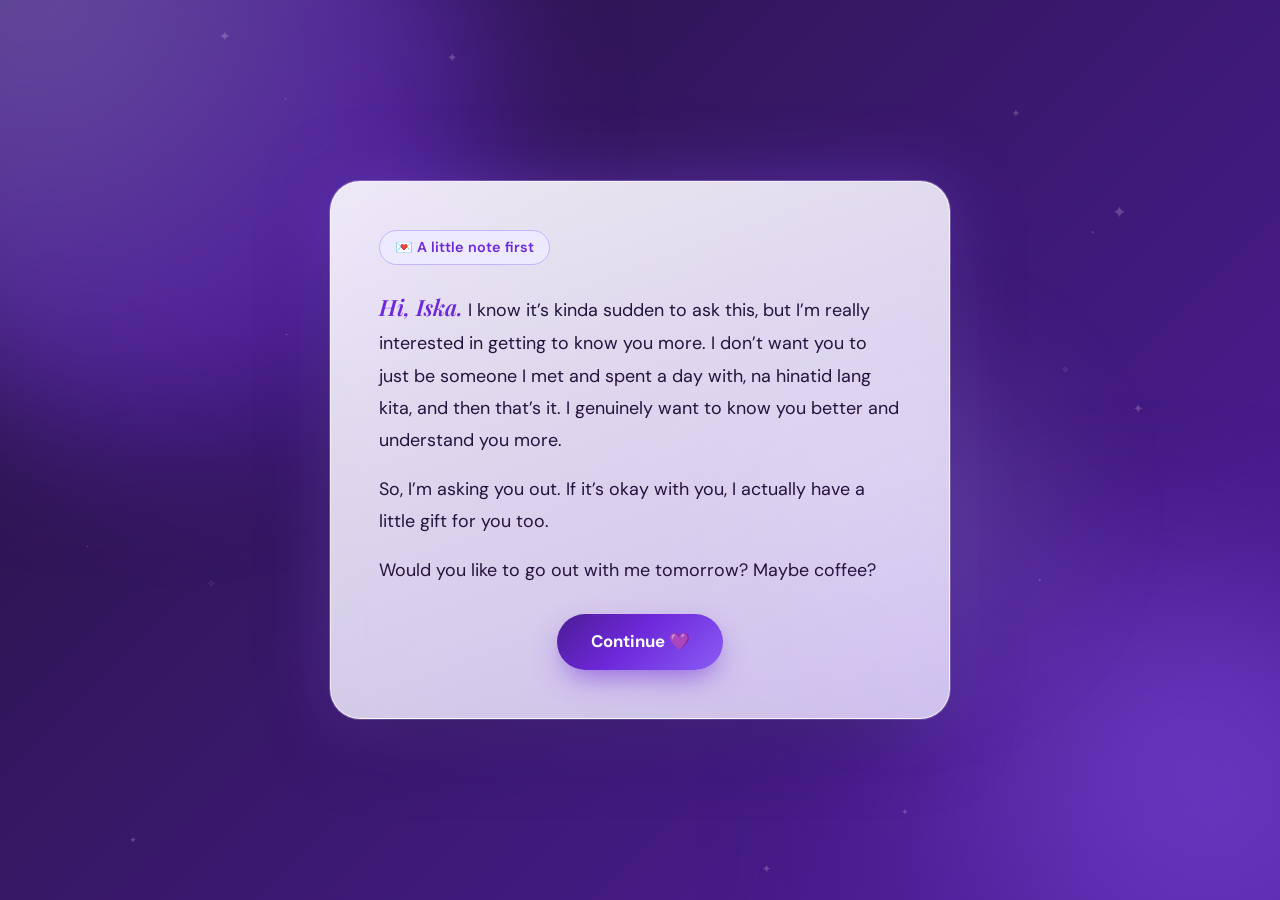
<file: index.html>
<!DOCTYPE html>
<html lang="en">
<head>
  <meta charset="UTF-8">
  <meta name="viewport" content="width=device-width, initial-scale=1, viewport-fit=cover">
  <meta name="theme-color" content="#4C1D95">
  <title>A little question 💜</title>
  <link rel="icon" href="data:image/svg+xml,<svg xmlns=%22http://www.w3.org/2000/svg%22 viewBox=%220 0 100 100%22><text y=%22.9em%22 font-size=%2290%22>💜</text></svg>">

  <link rel="preconnect" href="https://fonts.googleapis.com">
  <link rel="preconnect" href="https://fonts.gstatic.com" crossorigin>
  <link href="https://fonts.googleapis.com/css2?family=DM+Sans:wght@400;500;600;700&family=Playfair+Display:ital,wght@0,600;0,700;1,500&display=swap" rel="stylesheet">
  <link rel="stylesheet" href="style.css">
</head>
<body>

  <!-- Shared heart shape used by the glowing hearts -->
  <svg class="svg-defs" aria-hidden="true" focusable="false">
    <defs>
      <linearGradient id="heartGradient" x1="0" y1="0" x2="1" y2="1">
        <stop offset="0" stop-color="#C4B5FD"/>
        <stop offset="0.5" stop-color="#8B5CF6"/>
        <stop offset="1" stop-color="#4C1D95"/>
      </linearGradient>
      <symbol id="heartShape" viewBox="0 0 32 29">
        <path fill="url(#heartGradient)" d="M23.6 0c-3.4 0-5.6 2-7.6 4.3C14 2 11.8 0 8.4 0 3.8 0 0 3.6 0 8.3c0 7.2 8.6 12.4 14.4 19.1.7.8 1.5 1.6 1.6 1.6s.9-.8 1.6-1.6C23.4 20.7 32 15.5 32 8.3 32 3.6 28.2 0 23.6 0z"/>
      </symbol>
    </defs>
  </svg>

  <!-- Animated background -->
  <div class="bg" aria-hidden="true">
    <div class="blob blob-1"></div>
    <div class="blob blob-2"></div>
    <div class="blob blob-3"></div>
    <div class="floaters" id="floaters"></div>
  </div>

  <canvas id="confetti" aria-hidden="true"></canvas>

  <main class="stage" id="stage">

    <!-- ============ SCREEN 1: THE NOTE ============ -->
    <section class="screen card" data-screen="intro" aria-labelledby="introTitle">
      <p class="pill reveal" style="--i:0">💌 A little note first</p>
      <h1 id="introTitle" class="sr-only" tabindex="-1" data-focus>A note for Ika</h1>

      <div class="letter">
        <p class="reveal" style="--i:1"><span class="hi">Hi, Iska.</span> I know it’s kinda sudden to ask this, but I’m really interested in getting to know you more. I don’t want you to just be someone I met and spent a day with, na hinatid lang kita, and then that’s it. I genuinely want to know you better and understand you more.</p>
        <p class="reveal" style="--i:2">So, I’m asking you out. If it’s okay with you, I actually have a little gift for you too.</p>
        <p class="reveal" style="--i:3">Would you like to go out with me tomorrow? Maybe coffee?</p>
      </div>

      <div class="actions-single reveal" style="--i:4">
        <button type="button" class="btn btn-primary" id="introContinue">Continue 💜</button>
      </div>
    </section>

    <!-- ============ SCREEN 2: THE QUESTION ============ -->
    <section class="screen card" data-screen="question" aria-labelledby="questionTitle">
      <p class="eyebrow reveal" style="--i:0">Hey, I have an important question… 💜</p>
      <h2 id="questionTitle" class="headline reveal" style="--i:1" tabindex="-1" data-focus>Will you go on a date with me?</h2>
      <p class="sub reveal" style="--i:2">I promise it’ll be fun 😊</p>

      <div class="arena" id="arena">
        <button type="button" class="btn btn-yes" id="yesBtn">YES 💜</button>
        <span class="no-slot" id="noSlot">
          <button type="button" class="btn btn-no" id="noBtn">No</button>
        </span>
      </div>
    </section>

    <!-- ============ SCREEN 3: YAY ============ -->
    <section class="screen card card-center" data-screen="yes" aria-labelledby="yesTitle">
      <div class="heart-stage" aria-hidden="true">
        <div class="heart-glow"></div>
        <svg class="heart" viewBox="0 0 32 29"><use href="#heartShape"/></svg>
      </div>
      <h2 id="yesTitle" class="headline reveal" style="--i:1" tabindex="-1" data-focus>YAY! 💜 It’s a date!</h2>
      <p class="sub reveal" style="--i:2">Okay, let’s figure out the details 😊</p>
      <div class="actions-single reveal" style="--i:3">
        <button type="button" class="btn btn-primary" id="toDetails">Let’s plan it 💜</button>
      </div>
    </section>

    <!-- ============ SCREEN 4: DETAILS ============ -->
    <section class="screen card" data-screen="details" aria-labelledby="detailsTitle">
      <button type="button" class="back-link" id="backBtn">← Back</button>

      <h2 id="detailsTitle" class="headline headline-md reveal" style="--i:0" tabindex="-1" data-focus>Let’s plan our date 💜</h2>
      <p class="sub reveal" style="--i:1">When are you free?</p>

      <form id="dateForm" class="form" novalidate autocomplete="off">
        <div class="field reveal" style="--i:2">
          <label for="fPlace"><span class="ico" aria-hidden="true">📍</span> Where would you like to go?</label>
          <input type="text" id="fPlace" name="place" maxlength="120" placeholder="Coffee?" aria-describedby="errPlace" required>
          <p class="error" id="errPlace" role="alert"></p>
        </div>

        <div class="field-row">
          <div class="field reveal" style="--i:3">
            <label for="fDay"><span class="ico" aria-hidden="true">📅</span> 21 sana happybirthday?</label>
            <input type="text" id="fDay" name="day" maxlength="60" placeholder="birthday monalang haha" aria-describedby="errDay" required>
            <p class="error" id="errDay" role="alert"></p>
          </div>

          <div class="field reveal" style="--i:4">
            <label for="fTime"><span class="ico" aria-hidden="true">⏰</span> What time mo gusto?</label>
            <input type="text" id="fTime" name="time" maxlength="60" placeholder="what time ka free" aria-describedby="errTime" required>
            <p class="error" id="errTime" role="alert"></p>
          </div>
        </div>


        </div>

        <div class="field reveal" style="--i:6">
          <label for="fNote"> Anything you’d like to tell me? </label>
          <textarea id="fNote" name="note" rows="3" maxlength="500" placeholder="Write anything you like…"></textarea>
        </div>

        <p class="fine reveal" style="--i:7">💌 When you press the button, your answers are sent to me by email.</p>

        <div class="actions-single reveal" style="--i:8">
          <button type="submit" class="btn btn-primary btn-wide" id="submitBtn">Sounds good 💜</button>
        </div>
      </form>
    </section>

    <!-- ============ SCREEN 5: CONFIRMATION LANDING ============ -->
    <section class="screen card card-center" data-screen="done" aria-labelledby="doneTitle">
      <div class="heart-stage heart-stage-sm" aria-hidden="true">
        <div class="heart-glow"></div>
        <svg class="heart" viewBox="0 0 32 29"><use href="#heartShape"/></svg>
      </div>

      <h2 id="doneTitle" class="headline reveal" style="--i:1" tabindex="-1" data-focus>Perfect! 💜</h2>
      <p class="sub reveal" style="--i:2">It’s officially a date!</p>

      <dl class="summary reveal" style="--i:3" id="summary">
        <div class="summary-row">
          <dt><span aria-hidden="true">📍</span> Place</dt>
          <dd id="sumPlace"></dd>
        </div>
        <div class="summary-row">
          <dt><span aria-hidden="true">📅</span> Date</dt>
          <dd id="sumDay"></dd>
        </div>
        <div class="summary-row">
          <dt><span aria-hidden="true">⏰</span> Time</dt>
          <dd id="sumTime"></dd>
        </div>
        <div class="summary-row">
          <dt><span aria-hidden="true">✨</span> Plan</dt>
          <dd id="sumPlan"></dd>
        </div>
        <div class="summary-row" id="sumNoteRow" hidden>
          <dt><span aria-hidden="true">💬</span> Note</dt>
          <dd id="sumNote"></dd>
        </div>
      </dl>

      <p class="looking reveal" style="--i:4">I’m looking forward to seeing you! 🥰</p>

      <div class="status reveal" style="--i:5" id="sendStatus" role="status" aria-live="polite" data-state="sending">
        <span class="status-dot" aria-hidden="true"></span>
        <span id="statusText">Sending your answer to me… 💌</span>
      </div>
      <div class="status-actions" id="statusActions" hidden>
        <button type="button" class="btn btn-ghost" id="retryBtn">Try again</button>
      </div>

      <button type="button" class="text-link" id="editBtn">Change the details</button>
    </section>

  </main>

  <noscript>
    <p class="noscript">This little invitation needs JavaScript to work 💜</p>
  </noscript>

  <script src="script.js"></script>
</body>
</html>
</file>
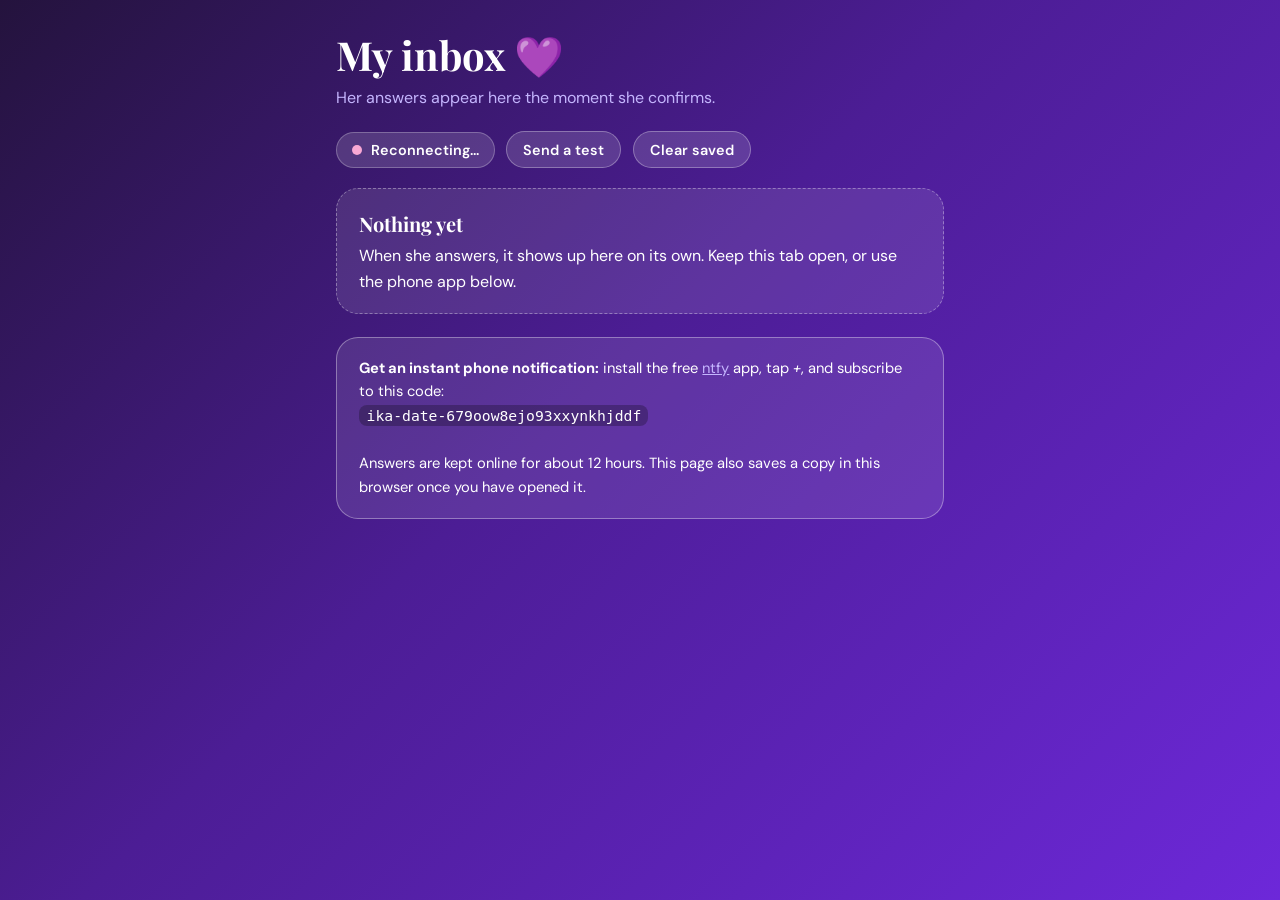
<file: inbox.html>
<!DOCTYPE html>
<html lang="en">
<head>
  <meta charset="UTF-8">
  <meta name="viewport" content="width=device-width, initial-scale=1, viewport-fit=cover">
  <meta name="robots" content="noindex, nofollow">
  <meta name="theme-color" content="#4C1D95">
  <title>My inbox 💜</title>
  <link rel="icon" href="data:image/svg+xml,<svg xmlns=%22http://www.w3.org/2000/svg%22 viewBox=%220 0 100 100%22><text y=%22.9em%22 font-size=%2290%22>💜</text></svg>">
  <link rel="preconnect" href="https://fonts.googleapis.com">
  <link rel="preconnect" href="https://fonts.gstatic.com" crossorigin>
  <link href="https://fonts.googleapis.com/css2?family=DM+Sans:wght@400;500;600;700&family=Playfair+Display:ital,wght@0,600;0,700&display=swap" rel="stylesheet">
  <style>
    :root {
      --deep:#4C1D95; --royal:#6D28D9; --bright:#8B5CF6; --lavender:#C4B5FD; --soft:#EDE9FE; --pale:#F5F3FF; --ink:#24133D; --muted:#6B5B8C;
      --font-display:'Playfair Display', Georgia, serif;
      --font-body:'DM Sans', system-ui, -apple-system, 'Segoe UI', Roboto, sans-serif;
    }
    *, *::before, *::after { box-sizing: border-box; }
    body {
      margin: 0; min-height: 100vh; min-height: 100dvh;
      font-family: var(--font-body); color: var(--ink);
      background: linear-gradient(135deg, #24133D 0%, #4C1D95 45%, #6D28D9 100%) fixed;
      -webkit-font-smoothing: antialiased; overflow-x: hidden;
    }
    [hidden] { display: none !important; }
    main { max-width: 640px; margin: 0 auto; padding: max(28px, env(safe-area-inset-top)) 16px 48px; }
    h1 { margin: 0; font-family: var(--font-display); font-size: clamp(1.9rem, 6vw, 2.5rem); color: #fff; }
    .lead { margin: .4rem 0 1.4rem; color: var(--lavender); }

    .bar { display: flex; flex-wrap: wrap; align-items: center; gap: .7rem; margin-bottom: 1.2rem; }
    .status {
      display: inline-flex; align-items: center; gap: .55rem;
      padding: .5rem .95rem; border-radius: 999px;
      background: rgba(255,255,255,.14); color: #fff; font-size: .9rem; font-weight: 600;
      border: 1px solid rgba(255,255,255,.25);
    }
    .dot { width: 10px; height: 10px; border-radius: 50%; background: var(--lavender); }
    .status[data-state="live"] .dot { background: #A78BFA; box-shadow: 0 0 10px #C4B5FD; animation: pulse 1.4s ease-in-out infinite; }
    .status[data-state="offline"] .dot { background: #F9A8D4; }
    @keyframes pulse { 50% { transform: scale(1.35); opacity: .6; } }

    button {
      font-family: inherit; font-weight: 600; font-size: .9rem; cursor: pointer;
      padding: .55rem 1rem; border-radius: 999px; color: #fff;
      background: rgba(255,255,255,.14); border: 1px solid rgba(255,255,255,.3);
    }
    button:hover { background: rgba(255,255,255,.24); }
    :focus-visible { outline: 3px solid var(--lavender); outline-offset: 3px; }

    .card {
      margin-bottom: 1rem; padding: 1.3rem 1.4rem; border-radius: 24px;
      background: linear-gradient(160deg, rgba(255,255,255,.94), rgba(237,233,254,.88));
      box-shadow: 0 24px 60px -24px rgba(0,0,0,.6), 0 0 50px rgba(139,92,246,.3);
    }
    .card.is-new { animation: pop .7s cubic-bezier(.34,1.56,.64,1); }
    @keyframes pop { from { transform: scale(.94) translateY(12px); opacity: 0; } }
    .card-head { display: flex; justify-content: space-between; gap: 1rem; align-items: baseline; margin-bottom: .5rem; }
    .card-title { margin: 0; font-family: var(--font-display); font-size: 1.35rem; color: var(--deep); }
    .card-time { font-size: .85rem; color: var(--muted); white-space: nowrap; }
    .row { display: grid; grid-template-columns: 110px 1fr; gap: .7rem; padding: .7rem 0; align-items: baseline; }
    .row + .row { border-top: 1px solid var(--soft); }
    .row dt { margin: 0; font-weight: 600; font-size: .92rem; color: var(--muted); }
    .row dd { margin: 0; font-weight: 600; color: var(--deep); overflow-wrap: anywhere; white-space: pre-wrap; }
    dl { margin: 0; }

    .empty, .tip {
      padding: 1.2rem 1.4rem; border-radius: 22px; color: #fff; line-height: 1.6;
      background: rgba(255,255,255,.1); border: 1px dashed rgba(255,255,255,.35);
    }
    .empty strong { font-family: var(--font-display); font-size: 1.25rem; display: block; margin-bottom: .2rem; }
    .tip { margin-top: 1.4rem; font-size: .92rem; border-style: solid; }
    .tip a { color: var(--lavender); }
    .tip code { background: rgba(0,0,0,.25); padding: .1rem .45rem; border-radius: 8px; word-break: break-all; }
    @media (max-width: 480px) { .row { grid-template-columns: 88px 1fr; } .card-head { flex-direction: column; gap: .1rem; } }
    @media (prefers-reduced-motion: reduce) { * { animation: none !important; } }
  </style>
</head>
<body>
  <main>
    <h1>My inbox 💜</h1>
    <p class="lead">Her answers appear here the moment she confirms.</p>

    <div class="bar">
      <span class="status" id="status" data-state="connecting" role="status" aria-live="polite">
        <span class="dot" aria-hidden="true"></span><span id="statusText">Connecting…</span>
      </span>
      <button type="button" id="testBtn">Send a test</button>
      <button type="button" id="clearBtn">Clear saved</button>
    </div>

    <div id="list" aria-live="polite"></div>

    <div class="empty" id="empty">
      <strong>Nothing yet</strong>
      When she answers, it shows up here on its own. Keep this tab open, or use the phone app below.
    </div>

    <div class="tip">
      <strong>Get an instant phone notification:</strong> install the free <a href="https://ntfy.sh" target="_blank" rel="noopener">ntfy</a> app,
      tap <em>+</em>, and subscribe to this code:<br><code id="code"></code>
      <br><br>Answers are kept online for about 12 hours. This page also saves a copy in this browser once you have opened it.
    </div>
  </main>

  <script>
  (() => {
    'use strict';

    // Must match NTFY_TOPIC in script.js
    const TOPIC = 'ika-date-679oow8ejo93xxynkhjddf';
    const SERVER = 'https://ntfy.sh';
    const STORE_KEY = 'inbox:' + TOPIC;

    const $ = (s) => document.querySelector(s);
    const listEl = $('#list');
    const emptyEl = $('#empty');
    const statusEl = $('#status');
    const statusText = $('#statusText');
    $('#code').textContent = TOPIC;

    let items = {};
    try { items = JSON.parse(localStorage.getItem(STORE_KEY) || '{}') || {}; } catch (e) { items = {}; }

    function save() {
      try { localStorage.setItem(STORE_KEY, JSON.stringify(items)); } catch (e) { /* ignore */ }
    }

    function setStatus(state, text) {
      statusEl.dataset.state = state;
      statusText.textContent = text;
    }

    function buildCard(it, isNew) {
      const card = document.createElement('article');
      card.className = 'card' + (isNew ? ' is-new' : '');

      const head = document.createElement('div');
      head.className = 'card-head';
      const h = document.createElement('h2');
      h.className = 'card-title';
      h.textContent = it.title || 'New answer 💜';
      const t = document.createElement('span');
      t.className = 'card-time';
      t.textContent = new Date(it.time * 1000).toLocaleString();
      head.append(h, t);
      card.appendChild(head);

      const dl = document.createElement('dl');
      String(it.message || '').split('\n').forEach((line) => {
        const m = line.match(/^(\S+)\s+([^:]+):\s*(.*)$/);
        const row = document.createElement('div');
        row.className = 'row';
        const dt = document.createElement('dt');
        const dd = document.createElement('dd');
        if (m) { dt.textContent = m[1] + ' ' + m[2]; dd.textContent = m[3]; }
        else { dt.textContent = ''; dd.textContent = line; }
        row.append(dt, dd);
        dl.appendChild(row);
      });
      card.appendChild(dl);
      return card;
    }

    function render(newId) {
      const all = Object.values(items).sort((a, b) => b.time - a.time);
      listEl.textContent = '';
      all.forEach((it) => listEl.appendChild(buildCard(it, it.id === newId)));
      emptyEl.hidden = all.length > 0;
      document.title = (all.length ? '(' + all.length + ') ' : '') + 'My inbox 💜';
    }

    function add(d) {
      if (!d || d.event !== 'message' || !d.id) return;
      const isNew = !items[d.id];
      items[d.id] = { id: d.id, time: d.time, title: d.title, message: d.message };
      save();
      render(isNew ? d.id : null);
    }

    let source = null;
    function connect() {
      if (source) source.close();
      source = new EventSource(SERVER + '/' + encodeURIComponent(TOPIC) + '/sse?since=all');
      source.onopen = () => setStatus('live', 'Live: waiting for her answer');
      source.onerror = () => setStatus('offline', 'Reconnecting…');
      source.addEventListener('message', (ev) => {
        try { add(JSON.parse(ev.data)); } catch (e) { /* ignore bad frames */ }
      });
    }

    $('#testBtn').addEventListener('click', async () => {
      try {
        const res = await fetch(SERVER + '/' + encodeURIComponent(TOPIC) + '?title=' + encodeURIComponent('Test 🧪'), {
          method: 'POST',
          body: '📍 Place: Test café\n📅 Date: Tomorrow\n⏰ Time: 3 PM\n✨ Plan: Checking that this inbox works'
        });
        if (!res.ok) throw new Error(res.status);
      } catch (e) {
        setStatus('offline', 'Could not send the test');
      }
    });

    $('#clearBtn').addEventListener('click', () => {
      if (!confirm('Remove the answers saved in this browser?')) return;
      items = {};
      save();
      render(null);
    });

    render(null);
    connect();
  })();
  </script>
</body>
</html>
</file>
<file: style.css>
/* ==========================================================
   Purple date invitation — style.css
   ========================================================== */

:root {
  --deep: #4C1D95;
  --royal: #6D28D9;
  --bright: #8B5CF6;
  --lavender: #C4B5FD;
  --soft: #EDE9FE;
  --pale: #F5F3FF;
  --white: #FFFFFF;
  --ink: #24133D;
  --muted: #6B5B8C;
  --error: #B42350;

  --font-display: 'Playfair Display', Georgia, 'Times New Roman', serif;
  --font-body: 'DM Sans', system-ui, -apple-system, 'Segoe UI', Roboto, Helvetica, Arial, sans-serif;

  --radius-card: 30px;
  --radius-field: 16px;
  --radius-pill: 999px;

  --ease-out: cubic-bezier(.2, .8, .2, 1);
  --ease-spring: cubic-bezier(.34, 1.56, .64, 1);
}

*, *::before, *::after { box-sizing: border-box; }

html {
  -webkit-text-size-adjust: 100%;
  text-size-adjust: 100%;
}

body {
  margin: 0;
  min-height: 100vh;
  min-height: 100dvh;
  font-family: var(--font-body);
  color: var(--ink);
  background: #24133D;
  overflow-x: hidden;
  -webkit-font-smoothing: antialiased;
  -moz-osx-font-smoothing: grayscale;
}

[hidden] { display: none !important; }

.sr-only {
  position: absolute;
  width: 1px; height: 1px;
  margin: -1px; padding: 0;
  overflow: hidden;
  clip: rect(0, 0, 0, 0);
  white-space: nowrap;
  border: 0;
}

.svg-defs { position: absolute; width: 0; height: 0; overflow: hidden; }

[tabindex="-1"]:focus { outline: none; }

:focus-visible {
  outline: 3px solid var(--lavender);
  outline-offset: 3px;
}

/* ---------- Background ---------- */

.bg {
  position: fixed;
  inset: 0;
  z-index: 0;
  overflow: hidden;
  background: linear-gradient(135deg, #24133D 0%, #4C1D95 30%, #6D28D9 60%, #8B5CF6 85%, #C4B5FD 110%);
  background-size: 300% 300%;
  animation: gradientShift 22s ease-in-out infinite;
}

@keyframes gradientShift {
  0%   { background-position: 0% 50%; }
  50%  { background-position: 100% 50%; }
  100% { background-position: 0% 50%; }
}

.blob {
  position: absolute;
  border-radius: 50%;
  filter: blur(70px);
  opacity: .5;
  will-change: transform;
}

.blob-1 {
  width: 52vmax; height: 52vmax;
  top: -18vmax; left: -14vmax;
  background: radial-gradient(circle at 30% 30%, #A78BFA, #6D28D9 70%);
  animation: blobA 24s ease-in-out infinite alternate;
}
.blob-2 {
  width: 46vmax; height: 46vmax;
  bottom: -18vmax; right: -12vmax;
  background: radial-gradient(circle at 60% 40%, #8B5CF6, #4C1D95 72%);
  animation: blobB 28s ease-in-out infinite alternate;
}
.blob-3 {
  width: 30vmax; height: 30vmax;
  top: 35%; left: 55%;
  background: radial-gradient(circle, #C4B5FD, transparent 70%);
  opacity: .32;
  animation: blobC 20s ease-in-out infinite alternate;
}

@keyframes blobA { to { transform: translate(14vmax, 10vmax) scale(1.12); } }
@keyframes blobB { to { transform: translate(-12vmax, -8vmax) scale(1.15); } }
@keyframes blobC { to { transform: translate(-16vmax, 6vmax) scale(.85); } }

.floaters { position: absolute; inset: 0; pointer-events: none; }

.floater {
  position: absolute;
  bottom: -60px;
  left: var(--x);
  font-size: var(--size);
  color: var(--lavender);
  opacity: 0;
  animation: floatUp var(--dur) linear var(--delay) infinite;
  will-change: transform, opacity;
}

@keyframes floatUp {
  0%   { transform: translate3d(0, 0, 0) rotate(0deg); opacity: 0; }
  10%  { opacity: var(--op); }
  85%  { opacity: var(--op); }
  100% { transform: translate3d(var(--drift), -115vh, 0) rotate(var(--spin)); opacity: 0; }
}

.star {
  position: absolute;
  left: var(--x);
  top: var(--y);
  font-size: var(--size);
  color: var(--white);
  opacity: .2;
  animation: twinkle var(--dur) ease-in-out var(--delay) infinite;
}

@keyframes twinkle {
  0%, 100% { opacity: .1; transform: scale(.7); }
  50%      { opacity: .85; transform: scale(1.15); }
}

#confetti {
  position: fixed;
  inset: 0;
  width: 100%;
  height: 100%;
  z-index: 50;
  pointer-events: none;
}

/* Hearts / sparkles released on celebration */
.burst {
  position: fixed;
  bottom: -40px;
  left: var(--left);
  z-index: 60;
  pointer-events: none;
  font-size: var(--size);
  opacity: 0;
  animation: burstUp var(--dur) cubic-bezier(.2, .7, .3, 1) var(--delay) forwards;
  will-change: transform, opacity;
}

@keyframes burstUp {
  0%   { transform: translate3d(0, 0, 0) scale(.5) rotate(0deg); opacity: 0; }
  12%  { opacity: 1; }
  80%  { opacity: 1; }
  100% { transform: translate3d(var(--dx), -108vh, 0) scale(1.1) rotate(var(--rot)); opacity: 0; }
}

/* ---------- Layout / screens ---------- */

.stage {
  position: relative;
  z-index: 2;
  min-height: 100vh;
  min-height: 100dvh;
  display: grid;
  place-items: center;
  padding:
    max(24px, env(safe-area-inset-top))
    max(16px, env(safe-area-inset-right))
    max(24px, env(safe-area-inset-bottom))
    max(16px, env(safe-area-inset-left));
}

.screen {
  grid-area: 1 / 1;
  width: min(100%, 620px);
  justify-self: center;
  align-self: center;

  opacity: 0;
  visibility: hidden;
  pointer-events: none;
  transform: translateY(26px) scale(.96);
  transition:
    opacity .5s ease,
    transform .6s var(--ease-out),
    visibility 0s linear .6s;
}

.screen.is-active {
  opacity: 1;
  visibility: visible;
  pointer-events: auto;
  transform: none;
  transition:
    opacity .55s ease .05s,
    transform .65s var(--ease-out) .05s,
    visibility 0s linear 0s;
}

.screen.is-parked { display: none; }

.card {
  position: relative;
  padding: clamp(1.6rem, 5vw, 3rem);
  border-radius: var(--radius-card);
  background: linear-gradient(160deg, rgba(255, 255, 255, .9), rgba(237, 233, 254, .8));
  -webkit-backdrop-filter: blur(20px) saturate(140%);
  backdrop-filter: blur(20px) saturate(140%);
  border: 1px solid rgba(255, 255, 255, .7);
  box-shadow:
    0 30px 80px -24px rgba(36, 19, 61, .6),
    0 0 0 1px rgba(196, 181, 253, .35),
    0 0 70px rgba(139, 92, 246, .38);
}

.card-center { text-align: center; }

/* Staggered entrance when a screen becomes active */
.screen.is-active .reveal {
  animation: rise .7s var(--ease-out) both;
  animation-delay: calc(var(--i, 0) * 90ms + 200ms);
}

@keyframes rise {
  from { opacity: 0; transform: translateY(16px); }
  to   { opacity: 1; transform: none; }
}

/* ---------- Typography ---------- */

.pill {
  display: inline-block;
  margin: 0 0 1.4rem;
  padding: .45rem .95rem;
  border-radius: var(--radius-pill);
  background: var(--soft);
  color: var(--royal);
  font-size: .9rem;
  font-weight: 600;
  border: 1px solid var(--lavender);
}

.eyebrow {
  margin: 0 0 .9rem;
  font-size: clamp(.98rem, 2.6vw, 1.12rem);
  font-weight: 500;
  color: var(--royal);
  text-align: center;
}

.headline {
  margin: 0;
  font-family: var(--font-display);
  font-weight: 700;
  font-size: clamp(2rem, 7.5vw, 3.2rem);
  line-height: 1.12;
  letter-spacing: -.01em;
  text-align: center;
  color: var(--deep);
  background: linear-gradient(135deg, #4C1D95 0%, #6D28D9 55%, #8B5CF6 100%);
  -webkit-background-clip: text;
  background-clip: text;
  -webkit-text-fill-color: transparent;
  text-wrap: balance;
}

.headline-md { font-size: clamp(1.7rem, 6vw, 2.4rem); }

.sub {
  margin: .9rem 0 0;
  text-align: center;
  font-size: clamp(1rem, 2.8vw, 1.15rem);
  color: var(--muted);
}

.letter p {
  margin: 0 0 1.05rem;
  font-size: clamp(1rem, 2.7vw, 1.12rem);
  line-height: 1.8;
  color: var(--ink);
  max-width: 62ch;
}

.hi {
  font-family: var(--font-display);
  font-style: italic;
  font-weight: 600;
  font-size: 1.25em;
  color: var(--royal);
}

/* ---------- Buttons ---------- */

.btn {
  font-family: inherit;
  font-size: 1.05rem;
  font-weight: 700;
  line-height: 1;
  border: 0;
  cursor: pointer;
  border-radius: var(--radius-pill);
  padding: 1.05rem 2.1rem;
  min-height: 56px;
  text-decoration: none;
  display: inline-flex;
  align-items: center;
  justify-content: center;
  transition: transform .25s var(--ease-spring), box-shadow .25s ease, background .25s ease, opacity .2s ease;
  -webkit-tap-highlight-color: transparent;
  touch-action: manipulation;
}

.btn:active { transform: scale(.97); }

.btn-primary,
.btn-yes {
  color: var(--white);
  background: linear-gradient(135deg, #4C1D95 0%, #6D28D9 45%, #8B5CF6 100%);
  box-shadow: 0 12px 30px -8px rgba(109, 40, 217, .7), 0 0 0 0 rgba(139, 92, 246, .5);
}

.btn-primary:hover,
.btn-yes:hover {
  transform: translateY(-2px) scale(1.05);
  box-shadow: 0 18px 40px -8px rgba(109, 40, 217, .85), 0 0 34px rgba(139, 92, 246, .65);
}

.btn-primary:disabled {
  opacity: .75;
  cursor: progress;
  transform: none;
}

.btn-wide { width: 100%; }

.btn-yes {
  font-size: 1.3rem;
  min-width: 220px;
  min-height: 68px;
  padding: 1.2rem 3rem;
  animation: yesPulse 2.4s ease-in-out infinite;
}

@keyframes yesPulse {
  0%, 100% { box-shadow: 0 12px 30px -8px rgba(109, 40, 217, .7), 0 0 0 0 rgba(139, 92, 246, .55); }
  50%      { box-shadow: 0 14px 36px -8px rgba(109, 40, 217, .85), 0 0 0 16px rgba(139, 92, 246, 0); }
}

.btn-no {
  color: var(--deep);
  background: var(--soft);
  border: 1.5px solid var(--lavender);
  min-width: 120px;
  box-shadow: 0 6px 16px -8px rgba(76, 29, 149, .4);
  will-change: transform;
}

.btn-no:hover { background: #E4DCFD; }

.btn-ghost {
  color: var(--royal);
  background: var(--soft);
  border: 1.5px solid var(--lavender);
  min-height: 46px;
  padding: .75rem 1.3rem;
  font-size: .95rem;
}
.btn-ghost:hover { transform: translateY(-1px) scale(1.03); background: #E4DCFD; }

.actions-single {
  display: flex;
  justify-content: center;
  margin-top: 1.7rem;
}

.text-link,
.back-link {
  font-family: inherit;
  background: none;
  border: 0;
  cursor: pointer;
  color: var(--royal);
  font-weight: 600;
  padding: .4rem .2rem;
  -webkit-tap-highlight-color: transparent;
}
.text-link { margin-top: 1rem; font-size: .92rem; text-decoration: underline; text-underline-offset: 3px; }
.text-link:hover, .back-link:hover { color: var(--deep); }
.back-link { display: inline-block; margin: 0 0 .9rem -.2rem; font-size: .95rem; }

/* ---------- The question: YES + escaping NO ---------- */

.arena {
  position: relative;
  margin-top: 1.4rem;
  min-height: clamp(220px, 34vh, 270px);
  display: flex;
  flex-wrap: wrap;
  align-items: center;
  justify-content: center;
  gap: 1.1rem 1.6rem;
  padding: .5rem;
}

.no-slot { display: inline-block; }

.btn-no.is-free {
  position: absolute;
  z-index: 5;
  margin: 0;
}

/* ---------- Form ---------- */

.form { margin-top: 1.5rem; }

.field { margin-bottom: 1.15rem; min-width: 0; }

.field-row {
  display: grid;
  grid-template-columns: 1fr 1fr;
  gap: 0 1rem;
}

.field label {
  display: block;
  margin-bottom: .45rem;
  font-weight: 600;
  font-size: .98rem;
  color: var(--deep);
}
.field label em { font-style: normal; font-weight: 500; color: var(--muted); font-size: .88rem; }
.ico { margin-right: .2rem; }

.field input,
.field textarea {
  width: 100%;
  font-family: inherit;
  font-size: 1rem; /* 16px avoids iOS zoom on focus */
  color: var(--ink);
  background: rgba(255, 255, 255, .92);
  border: 1.5px solid var(--lavender);
  border-radius: var(--radius-field);
  padding: .95rem 1.05rem;
  transition: border-color .2s ease, box-shadow .25s ease, background .2s ease;
  resize: vertical;
}

.field textarea { min-height: 96px; }

.field input::placeholder,
.field textarea::placeholder { color: #9A8DBB; }

.field input:hover,
.field textarea:hover { border-color: var(--bright); }

.field input:focus,
.field textarea:focus {
  outline: none;
  border-color: var(--bright);
  background: var(--white);
  box-shadow: 0 0 0 4px rgba(139, 92, 246, .22), 0 8px 24px -10px rgba(109, 40, 217, .5);
}

.field.has-error input { border-color: var(--error); }
.field.has-error input:focus { box-shadow: 0 0 0 4px rgba(180, 35, 80, .16); }

.error {
  margin: .4rem 0 0;
  min-height: 0;
  font-size: .86rem;
  font-weight: 600;
  color: var(--error);
}
.error:empty { display: none; }

.fine {
  margin: .3rem 0 0;
  text-align: center;
  font-size: .9rem;
  color: var(--muted);
}

/* ---------- Hearts ---------- */

.heart-stage {
  position: relative;
  width: clamp(120px, 30vw, 170px);
  aspect-ratio: 1;
  margin: 0 auto 1rem;
  display: grid;
  place-items: center;
}
.heart-stage-sm { width: clamp(96px, 24vw, 130px); }

.heart-glow {
  position: absolute;
  inset: -45%;
  border-radius: 50%;
  background: radial-gradient(circle, rgba(139, 92, 246, .75) 0%, rgba(139, 92, 246, .28) 42%, transparent 70%);
  filter: blur(8px);
  animation: glowPulse 2.2s ease-in-out infinite;
}

.heart {
  position: relative;
  width: 78%;
  height: auto;
  filter: drop-shadow(0 0 22px rgba(139, 92, 246, .95)) drop-shadow(0 10px 18px rgba(76, 29, 149, .4));
  animation: heartbeat 1.6s ease-in-out infinite;
}

@keyframes heartbeat {
  0%, 100% { transform: scale(1); }
  14%      { transform: scale(1.14); }
  28%      { transform: scale(1); }
  42%      { transform: scale(1.09); }
  70%      { transform: scale(1); }
}

@keyframes glowPulse {
  0%, 100% { opacity: .75; transform: scale(.95); }
  50%      { opacity: 1; transform: scale(1.1); }
}

/* ---------- Confirmation ---------- */

.summary {
  margin: 1.6rem 0 0;
  padding: .4rem 1.3rem;
  text-align: left;
  border-radius: 22px;
  background: rgba(255, 255, 255, .8);
  border: 1px solid var(--lavender);
  box-shadow: 0 14px 34px -18px rgba(76, 29, 149, .55), 0 0 30px rgba(139, 92, 246, .18);
}

.summary-row {
  display: grid;
  grid-template-columns: 96px 1fr;
  gap: .8rem;
  align-items: baseline;
  padding: .85rem 0;
}
.summary-row + .summary-row { border-top: 1px solid var(--soft); }

.summary dt {
  font-weight: 600;
  font-size: .95rem;
  color: var(--muted);
}
.summary dd {
  margin: 0;
  font-weight: 600;
  font-size: 1.05rem;
  color: var(--deep);
  overflow-wrap: anywhere;
}

.looking {
  margin: 1.5rem 0 0;
  font-family: var(--font-display);
  font-style: italic;
  font-weight: 500;
  font-size: clamp(1.2rem, 4.4vw, 1.55rem);
  color: var(--royal);
}

.status {
  display: inline-flex;
  align-items: center;
  gap: .6rem;
  margin: 1.4rem auto 0;
  padding: .55rem 1rem;
  border-radius: var(--radius-pill);
  background: var(--soft);
  border: 1px solid var(--lavender);
  color: var(--deep);
  font-size: .92rem;
  font-weight: 600;
  text-align: left;
}

.status-dot {
  flex: none;
  width: 10px; height: 10px;
  border-radius: 50%;
  background: var(--bright);
  animation: dotPulse 1s ease-in-out infinite;
}
.status[data-state="sent"] .status-dot { background: #7C3AED; animation: none; box-shadow: 0 0 10px rgba(124, 58, 237, .8); }
.status[data-state="failed"] .status-dot { background: var(--error); animation: none; }

@keyframes dotPulse {
  0%, 100% { transform: scale(.7); opacity: .6; }
  50%      { transform: scale(1.2); opacity: 1; }
}

.status-actions {
  display: flex;
  flex-wrap: wrap;
  justify-content: center;
  gap: .7rem;
  margin-top: .9rem;
}

.noscript {
  position: fixed;
  inset: auto 0 0 0;
  z-index: 100;
  margin: 0;
  padding: 1rem;
  text-align: center;
  background: var(--white);
  color: var(--deep);
  font-family: var(--font-body);
}

/* ---------- Responsive ---------- */

@media (max-width: 560px) {
  .field-row { grid-template-columns: 1fr; }

  .arena {
    flex-direction: column;
    flex-wrap: nowrap;
    min-height: 250px;
    gap: 1.2rem;
  }

  .btn-yes { width: 100%; max-width: 320px; }

  .summary { padding: .3rem 1rem; }
  .summary-row { grid-template-columns: 82px 1fr; gap: .6rem; }
}

@media (max-width: 360px) {
  .card { padding: 1.4rem 1.1rem; }
  .btn { padding-left: 1.4rem; padding-right: 1.4rem; }
}

@media (max-height: 560px) and (orientation: landscape) {
  .stage { align-items: start; }
  .screen { align-self: start; }
  .arena { min-height: 180px; }
}

/* ---------- Reduced motion ---------- */

@media (prefers-reduced-motion: reduce) {
  *, *::before, *::after {
    animation-duration: .001ms !important;
    animation-iteration-count: 1 !important;
    transition-duration: .001ms !important;
    transition-delay: 0s !important;
  }
  .floaters, .burst, #confetti { display: none; }
}
</file>
